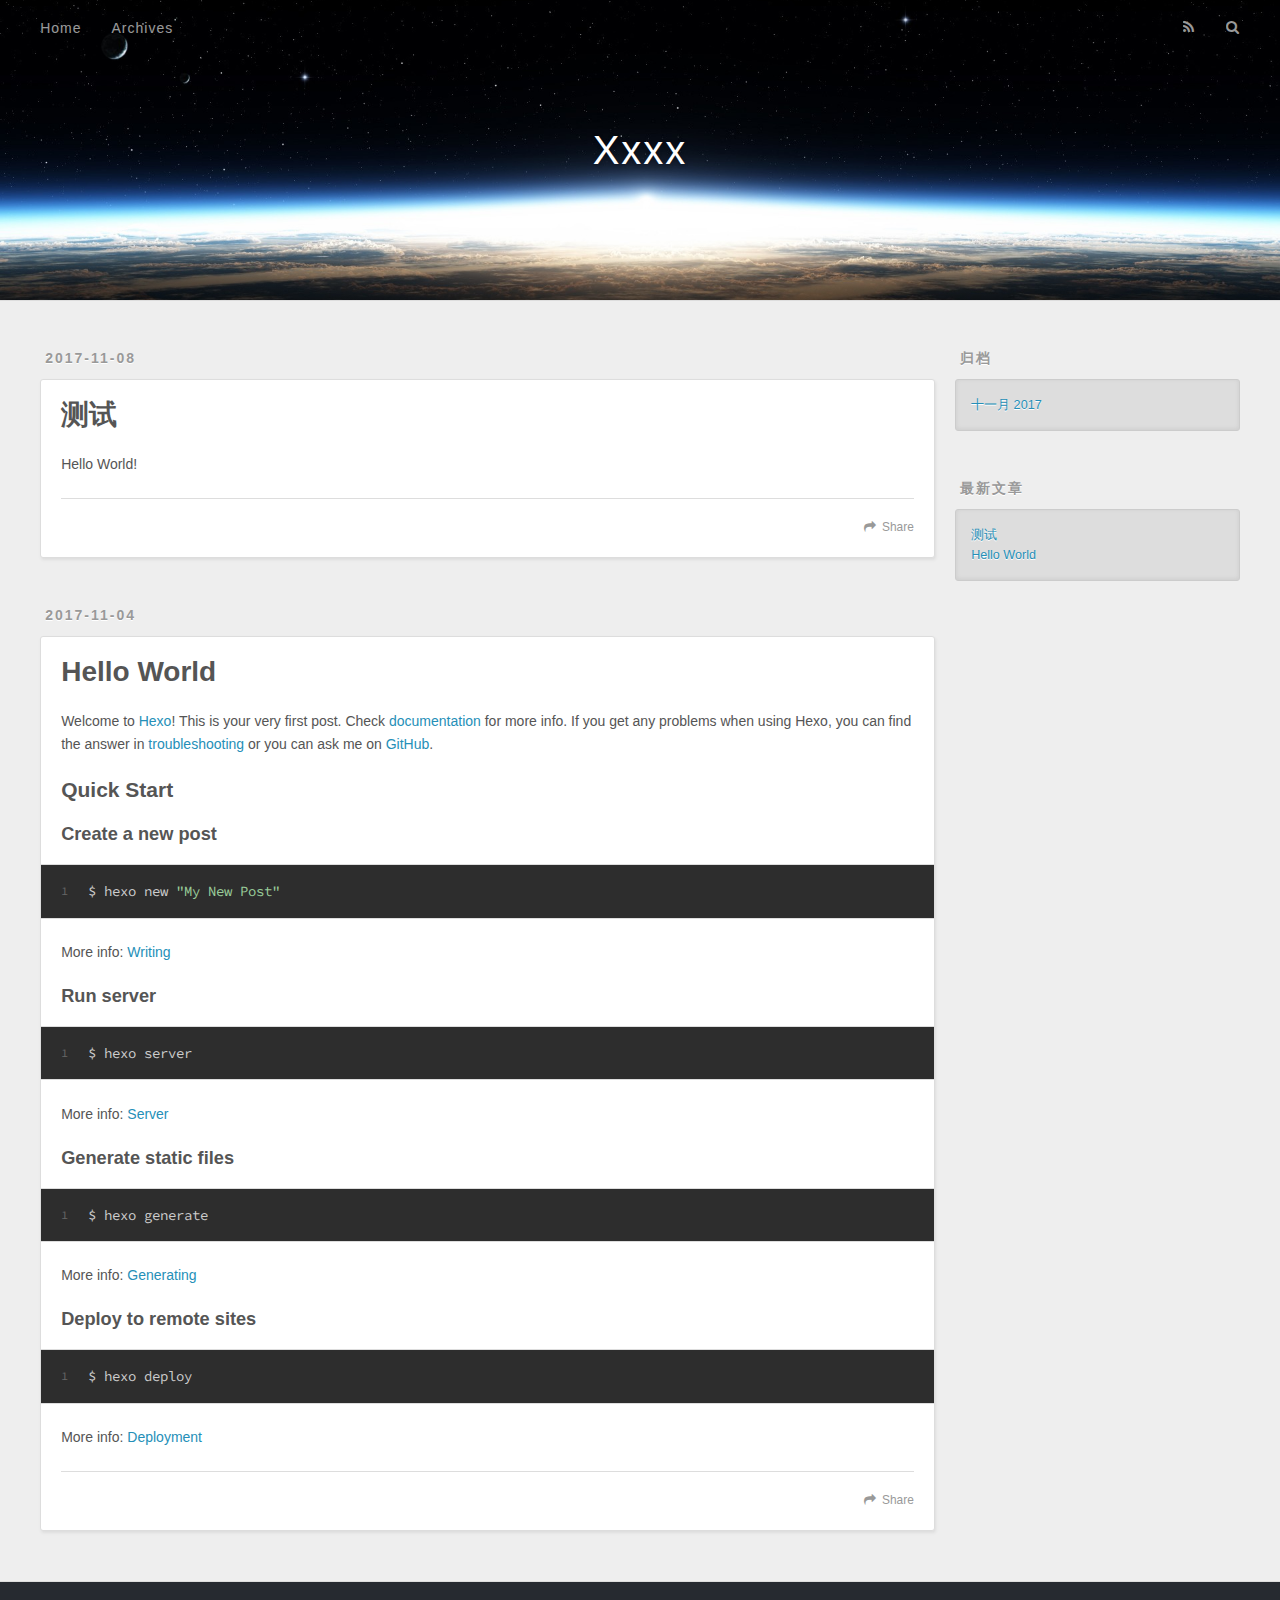
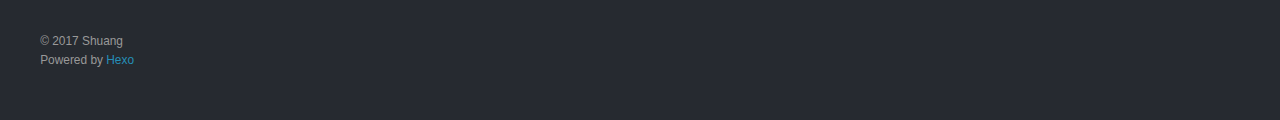
<file: index.html>
<!DOCTYPE html>
<html>
<head>
  <meta charset="utf-8">
  
  <title>Xxxx</title>
  <meta name="viewport" content="width=device-width, initial-scale=1, maximum-scale=1">
  <meta property="og:type" content="website">
<meta property="og:title" content="Xxxx">
<meta property="og:url" content="http://shuang.com/index.html">
<meta property="og:site_name" content="Xxxx">
<meta property="og:locale" content="zh-CN">
<meta name="twitter:card" content="summary">
<meta name="twitter:title" content="Xxxx">
  
    <link rel="alternate" href="/atom.xml" title="Xxxx" type="application/atom+xml">
  
  
    <link rel="icon" href="/favicon.png">
  
  
    <link href="//fonts.googleapis.com/css?family=Source+Code+Pro" rel="stylesheet" type="text/css">
  
  <link rel="stylesheet" href="/css/style.css">
  

</head>

<body>
  <div id="container">
    <div id="wrap">
      <header id="header">
  <div id="banner"></div>
  <div id="header-outer" class="outer">
    <div id="header-title" class="inner">
      <h1 id="logo-wrap">
        <a href="/" id="logo">Xxxx</a>
      </h1>
      
    </div>
    <div id="header-inner" class="inner">
      <nav id="main-nav">
        <a id="main-nav-toggle" class="nav-icon"></a>
        
          <a class="main-nav-link" href="/">Home</a>
        
          <a class="main-nav-link" href="/archives">Archives</a>
        
      </nav>
      <nav id="sub-nav">
        
          <a id="nav-rss-link" class="nav-icon" href="/atom.xml" title="RSS Feed"></a>
        
        <a id="nav-search-btn" class="nav-icon" title="搜索"></a>
      </nav>
      <div id="search-form-wrap">
        <form action="//google.com/search" method="get" accept-charset="UTF-8" class="search-form"><input type="search" name="q" class="search-form-input" placeholder="Search"><button type="submit" class="search-form-submit">&#xF002;</button><input type="hidden" name="sitesearch" value="http://shuang.com"></form>
      </div>
    </div>
  </div>
</header>
      <div class="outer">
        <section id="main">
  
    <article id="post-测试" class="article article-type-post" itemscope itemprop="blogPost">
  <div class="article-meta">
    <a href="/2017/11/08/测试/" class="article-date">
  <time datetime="2017-11-08T07:00:50.000Z" itemprop="datePublished">2017-11-08</time>
</a>
    
  </div>
  <div class="article-inner">
    
    
      <header class="article-header">
        
  
    <h1 itemprop="name">
      <a class="article-title" href="/2017/11/08/测试/">测试</a>
    </h1>
  

      </header>
    
    <div class="article-entry" itemprop="articleBody">
      
        <p>Hello World!</p>

      
    </div>
    <footer class="article-footer">
      <a data-url="http://shuang.com/2017/11/08/测试/" data-id="cj9qqjfvs0001vwuagg0bfxra" class="article-share-link">Share</a>
      
      
    </footer>
  </div>
  
</article>


  
    <article id="post-hello-world" class="article article-type-post" itemscope itemprop="blogPost">
  <div class="article-meta">
    <a href="/2017/11/04/hello-world/" class="article-date">
  <time datetime="2017-11-04T12:29:25.251Z" itemprop="datePublished">2017-11-04</time>
</a>
    
  </div>
  <div class="article-inner">
    
    
      <header class="article-header">
        
  
    <h1 itemprop="name">
      <a class="article-title" href="/2017/11/04/hello-world/">Hello World</a>
    </h1>
  

      </header>
    
    <div class="article-entry" itemprop="articleBody">
      
        <p>Welcome to <a href="https://hexo.io/" target="_blank" rel="external">Hexo</a>! This is your very first post. Check <a href="https://hexo.io/docs/" target="_blank" rel="external">documentation</a> for more info. If you get any problems when using Hexo, you can find the answer in <a href="https://hexo.io/docs/troubleshooting.html" target="_blank" rel="external">troubleshooting</a> or you can ask me on <a href="https://github.com/hexojs/hexo/issues" target="_blank" rel="external">GitHub</a>.</p>
<h2 id="Quick-Start"><a href="#Quick-Start" class="headerlink" title="Quick Start"></a>Quick Start</h2><h3 id="Create-a-new-post"><a href="#Create-a-new-post" class="headerlink" title="Create a new post"></a>Create a new post</h3><figure class="highlight bash"><table><tr><td class="gutter"><pre><div class="line">1</div></pre></td><td class="code"><pre><div class="line">$ hexo new <span class="string">"My New Post"</span></div></pre></td></tr></table></figure>
<p>More info: <a href="https://hexo.io/docs/writing.html" target="_blank" rel="external">Writing</a></p>
<h3 id="Run-server"><a href="#Run-server" class="headerlink" title="Run server"></a>Run server</h3><figure class="highlight bash"><table><tr><td class="gutter"><pre><div class="line">1</div></pre></td><td class="code"><pre><div class="line">$ hexo server</div></pre></td></tr></table></figure>
<p>More info: <a href="https://hexo.io/docs/server.html" target="_blank" rel="external">Server</a></p>
<h3 id="Generate-static-files"><a href="#Generate-static-files" class="headerlink" title="Generate static files"></a>Generate static files</h3><figure class="highlight bash"><table><tr><td class="gutter"><pre><div class="line">1</div></pre></td><td class="code"><pre><div class="line">$ hexo generate</div></pre></td></tr></table></figure>
<p>More info: <a href="https://hexo.io/docs/generating.html" target="_blank" rel="external">Generating</a></p>
<h3 id="Deploy-to-remote-sites"><a href="#Deploy-to-remote-sites" class="headerlink" title="Deploy to remote sites"></a>Deploy to remote sites</h3><figure class="highlight bash"><table><tr><td class="gutter"><pre><div class="line">1</div></pre></td><td class="code"><pre><div class="line">$ hexo deploy</div></pre></td></tr></table></figure>
<p>More info: <a href="https://hexo.io/docs/deployment.html" target="_blank" rel="external">Deployment</a></p>

      
    </div>
    <footer class="article-footer">
      <a data-url="http://shuang.com/2017/11/04/hello-world/" data-id="cj9qqjfvo0000vwuatxkh84qz" class="article-share-link">Share</a>
      
      
    </footer>
  </div>
  
</article>


  

</section>
        
          <aside id="sidebar">
  
    

  
    

  
    
  
    
  <div class="widget-wrap">
    <h3 class="widget-title">归档</h3>
    <div class="widget">
      <ul class="archive-list"><li class="archive-list-item"><a class="archive-list-link" href="/archives/2017/11/">十一月 2017</a></li></ul>
    </div>
  </div>


  
    
  <div class="widget-wrap">
    <h3 class="widget-title">最新文章</h3>
    <div class="widget">
      <ul>
        
          <li>
            <a href="/2017/11/08/测试/">测试</a>
          </li>
        
          <li>
            <a href="/2017/11/04/hello-world/">Hello World</a>
          </li>
        
      </ul>
    </div>
  </div>

  
</aside>
        
      </div>
      <footer id="footer">
  
  <div class="outer">
    <div id="footer-info" class="inner">
      &copy; 2017 Shuang<br>
      Powered by <a href="http://hexo.io/" target="_blank">Hexo</a>
    </div>
  </div>
</footer>
    </div>
    <nav id="mobile-nav">
  
    <a href="/" class="mobile-nav-link">Home</a>
  
    <a href="/archives" class="mobile-nav-link">Archives</a>
  
</nav>
    

<script src="//ajax.googleapis.com/ajax/libs/jquery/2.0.3/jquery.min.js"></script>


  <link rel="stylesheet" href="/fancybox/jquery.fancybox.css">
  <script src="/fancybox/jquery.fancybox.pack.js"></script>


<script src="/js/script.js"></script>

  </div>
</body>
</html>
</file>
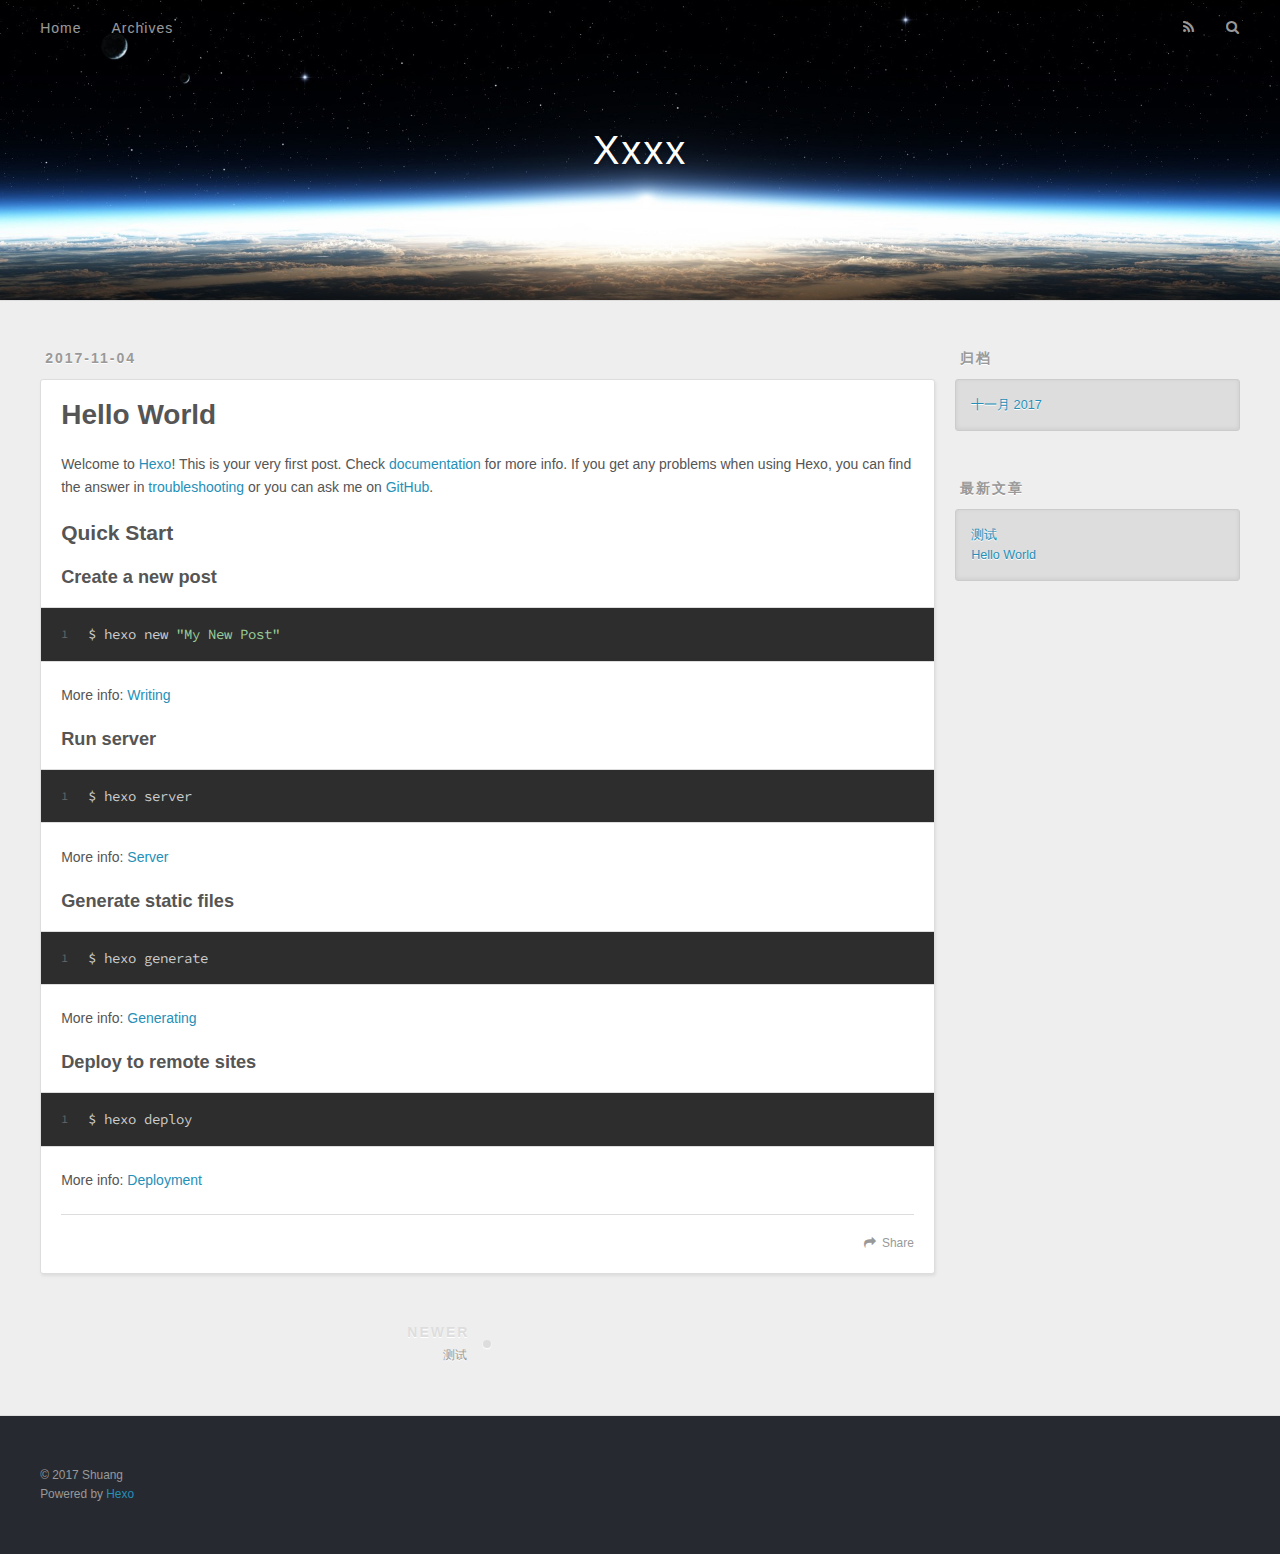
<file: 2017/11/04/hello-world/index.html>
<!DOCTYPE html>
<html>
<head>
  <meta charset="utf-8">
  
  <title>Hello World | Xxxx</title>
  <meta name="viewport" content="width=device-width, initial-scale=1, maximum-scale=1">
  <meta name="description" content="Welcome to Hexo! This is your very first post. Check documentation for more info. If you get any problems when using Hexo, you can find the answer in troubleshooting or you can ask me on GitHub. Quick">
<meta property="og:type" content="article">
<meta property="og:title" content="Hello World">
<meta property="og:url" content="http://shuang.com/2017/11/04/hello-world/index.html">
<meta property="og:site_name" content="Xxxx">
<meta property="og:description" content="Welcome to Hexo! This is your very first post. Check documentation for more info. If you get any problems when using Hexo, you can find the answer in troubleshooting or you can ask me on GitHub. Quick">
<meta property="og:locale" content="zh-CN">
<meta property="og:updated_time" content="2017-11-04T12:29:25.260Z">
<meta name="twitter:card" content="summary">
<meta name="twitter:title" content="Hello World">
<meta name="twitter:description" content="Welcome to Hexo! This is your very first post. Check documentation for more info. If you get any problems when using Hexo, you can find the answer in troubleshooting or you can ask me on GitHub. Quick">
  
    <link rel="alternate" href="/atom.xml" title="Xxxx" type="application/atom+xml">
  
  
    <link rel="icon" href="/favicon.png">
  
  
    <link href="//fonts.googleapis.com/css?family=Source+Code+Pro" rel="stylesheet" type="text/css">
  
  <link rel="stylesheet" href="/css/style.css">
  

</head>

<body>
  <div id="container">
    <div id="wrap">
      <header id="header">
  <div id="banner"></div>
  <div id="header-outer" class="outer">
    <div id="header-title" class="inner">
      <h1 id="logo-wrap">
        <a href="/" id="logo">Xxxx</a>
      </h1>
      
    </div>
    <div id="header-inner" class="inner">
      <nav id="main-nav">
        <a id="main-nav-toggle" class="nav-icon"></a>
        
          <a class="main-nav-link" href="/">Home</a>
        
          <a class="main-nav-link" href="/archives">Archives</a>
        
      </nav>
      <nav id="sub-nav">
        
          <a id="nav-rss-link" class="nav-icon" href="/atom.xml" title="RSS Feed"></a>
        
        <a id="nav-search-btn" class="nav-icon" title="搜索"></a>
      </nav>
      <div id="search-form-wrap">
        <form action="//google.com/search" method="get" accept-charset="UTF-8" class="search-form"><input type="search" name="q" class="search-form-input" placeholder="Search"><button type="submit" class="search-form-submit">&#xF002;</button><input type="hidden" name="sitesearch" value="http://shuang.com"></form>
      </div>
    </div>
  </div>
</header>
      <div class="outer">
        <section id="main"><article id="post-hello-world" class="article article-type-post" itemscope itemprop="blogPost">
  <div class="article-meta">
    <a href="/2017/11/04/hello-world/" class="article-date">
  <time datetime="2017-11-04T12:29:25.251Z" itemprop="datePublished">2017-11-04</time>
</a>
    
  </div>
  <div class="article-inner">
    
    
      <header class="article-header">
        
  
    <h1 class="article-title" itemprop="name">
      Hello World
    </h1>
  

      </header>
    
    <div class="article-entry" itemprop="articleBody">
      
        <p>Welcome to <a href="https://hexo.io/" target="_blank" rel="external">Hexo</a>! This is your very first post. Check <a href="https://hexo.io/docs/" target="_blank" rel="external">documentation</a> for more info. If you get any problems when using Hexo, you can find the answer in <a href="https://hexo.io/docs/troubleshooting.html" target="_blank" rel="external">troubleshooting</a> or you can ask me on <a href="https://github.com/hexojs/hexo/issues" target="_blank" rel="external">GitHub</a>.</p>
<h2 id="Quick-Start"><a href="#Quick-Start" class="headerlink" title="Quick Start"></a>Quick Start</h2><h3 id="Create-a-new-post"><a href="#Create-a-new-post" class="headerlink" title="Create a new post"></a>Create a new post</h3><figure class="highlight bash"><table><tr><td class="gutter"><pre><div class="line">1</div></pre></td><td class="code"><pre><div class="line">$ hexo new <span class="string">"My New Post"</span></div></pre></td></tr></table></figure>
<p>More info: <a href="https://hexo.io/docs/writing.html" target="_blank" rel="external">Writing</a></p>
<h3 id="Run-server"><a href="#Run-server" class="headerlink" title="Run server"></a>Run server</h3><figure class="highlight bash"><table><tr><td class="gutter"><pre><div class="line">1</div></pre></td><td class="code"><pre><div class="line">$ hexo server</div></pre></td></tr></table></figure>
<p>More info: <a href="https://hexo.io/docs/server.html" target="_blank" rel="external">Server</a></p>
<h3 id="Generate-static-files"><a href="#Generate-static-files" class="headerlink" title="Generate static files"></a>Generate static files</h3><figure class="highlight bash"><table><tr><td class="gutter"><pre><div class="line">1</div></pre></td><td class="code"><pre><div class="line">$ hexo generate</div></pre></td></tr></table></figure>
<p>More info: <a href="https://hexo.io/docs/generating.html" target="_blank" rel="external">Generating</a></p>
<h3 id="Deploy-to-remote-sites"><a href="#Deploy-to-remote-sites" class="headerlink" title="Deploy to remote sites"></a>Deploy to remote sites</h3><figure class="highlight bash"><table><tr><td class="gutter"><pre><div class="line">1</div></pre></td><td class="code"><pre><div class="line">$ hexo deploy</div></pre></td></tr></table></figure>
<p>More info: <a href="https://hexo.io/docs/deployment.html" target="_blank" rel="external">Deployment</a></p>

      
    </div>
    <footer class="article-footer">
      <a data-url="http://shuang.com/2017/11/04/hello-world/" data-id="cj9qqjfvo0000vwuatxkh84qz" class="article-share-link">Share</a>
      
      
    </footer>
  </div>
  
    
<nav id="article-nav">
  
    <a href="/2017/11/08/测试/" id="article-nav-newer" class="article-nav-link-wrap">
      <strong class="article-nav-caption">Newer</strong>
      <div class="article-nav-title">
        
          测试
        
      </div>
    </a>
  
  
</nav>

  
</article>

</section>
        
          <aside id="sidebar">
  
    

  
    

  
    
  
    
  <div class="widget-wrap">
    <h3 class="widget-title">归档</h3>
    <div class="widget">
      <ul class="archive-list"><li class="archive-list-item"><a class="archive-list-link" href="/archives/2017/11/">十一月 2017</a></li></ul>
    </div>
  </div>


  
    
  <div class="widget-wrap">
    <h3 class="widget-title">最新文章</h3>
    <div class="widget">
      <ul>
        
          <li>
            <a href="/2017/11/08/测试/">测试</a>
          </li>
        
          <li>
            <a href="/2017/11/04/hello-world/">Hello World</a>
          </li>
        
      </ul>
    </div>
  </div>

  
</aside>
        
      </div>
      <footer id="footer">
  
  <div class="outer">
    <div id="footer-info" class="inner">
      &copy; 2017 Shuang<br>
      Powered by <a href="http://hexo.io/" target="_blank">Hexo</a>
    </div>
  </div>
</footer>
    </div>
    <nav id="mobile-nav">
  
    <a href="/" class="mobile-nav-link">Home</a>
  
    <a href="/archives" class="mobile-nav-link">Archives</a>
  
</nav>
    

<script src="//ajax.googleapis.com/ajax/libs/jquery/2.0.3/jquery.min.js"></script>


  <link rel="stylesheet" href="/fancybox/jquery.fancybox.css">
  <script src="/fancybox/jquery.fancybox.pack.js"></script>


<script src="/js/script.js"></script>

  </div>
</body>
</html>
</file>
<file: css/style.css>
body {
  width: 100%;
}
body:before,
body:after {
  content: "";
  display: table;
}
body:after {
  clear: both;
}
html,
body,
div,
span,
applet,
object,
iframe,
h1,
h2,
h3,
h4,
h5,
h6,
p,
blockquote,
pre,
a,
abbr,
acronym,
address,
big,
cite,
code,
del,
dfn,
em,
img,
ins,
kbd,
q,
s,
samp,
small,
strike,
strong,
sub,
sup,
tt,
var,
dl,
dt,
dd,
ol,
ul,
li,
fieldset,
form,
label,
legend,
table,
caption,
tbody,
tfoot,
thead,
tr,
th,
td {
  margin: 0;
  padding: 0;
  border: 0;
  outline: 0;
  font-weight: inherit;
  font-style: inherit;
  font-family: inherit;
  font-size: 100%;
  vertical-align: baseline;
}
body {
  line-height: 1;
  color: #000;
  background: #fff;
}
ol,
ul {
  list-style: none;
}
table {
  border-collapse: separate;
  border-spacing: 0;
  vertical-align: middle;
}
caption,
th,
td {
  text-align: left;
  font-weight: normal;
  vertical-align: middle;
}
a img {
  border: none;
}
input,
button {
  margin: 0;
  padding: 0;
}
input::-moz-focus-inner,
button::-moz-focus-inner {
  border: 0;
  padding: 0;
}
@font-face {
  font-family: FontAwesome;
  font-style: normal;
  font-weight: normal;
  src: url("fonts/fontawesome-webfont.eot?v=#4.0.3");
  src: url("fonts/fontawesome-webfont.eot?#iefix&v=#4.0.3") format("embedded-opentype"), url("fonts/fontawesome-webfont.woff?v=#4.0.3") format("woff"), url("fonts/fontawesome-webfont.ttf?v=#4.0.3") format("truetype"), url("fonts/fontawesome-webfont.svg#fontawesomeregular?v=#4.0.3") format("svg");
}
html,
body,
#container {
  height: 100%;
}
body {
  background: #eee;
  font: 14px "Helvetica Neue", Helvetica, Arial, sans-serif;
  -webkit-text-size-adjust: 100%;
}
.outer {
  max-width: 1220px;
  margin: 0 auto;
  padding: 0 20px;
}
.outer:before,
.outer:after {
  content: "";
  display: table;
}
.outer:after {
  clear: both;
}
.inner {
  display: inline;
  float: left;
  width: 98.33333333333333%;
  margin: 0 0.833333333333333%;
}
.left,
.alignleft {
  float: left;
}
.right,
.alignright {
  float: right;
}
.clear {
  clear: both;
}
#container {
  position: relative;
}
.mobile-nav-on {
  overflow: hidden;
}
#wrap {
  height: 100%;
  width: 100%;
  position: absolute;
  top: 0;
  left: 0;
  -webkit-transition: 0.2s ease-out;
  -moz-transition: 0.2s ease-out;
  -ms-transition: 0.2s ease-out;
  transition: 0.2s ease-out;
  z-index: 1;
  background: #eee;
}
.mobile-nav-on #wrap {
  left: 280px;
}
@media screen and (min-width: 768px) {
  #main {
    display: inline;
    float: left;
    width: 73.33333333333333%;
    margin: 0 0.833333333333333%;
  }
}
.article-date,
.article-category-link,
.archive-year,
.widget-title {
  text-decoration: none;
  text-transform: uppercase;
  letter-spacing: 2px;
  color: #999;
  margin-bottom: 1em;
  margin-left: 5px;
  line-height: 1em;
  text-shadow: 0 1px #fff;
  font-weight: bold;
}
.article-inner,
.archive-article-inner {
  background: #fff;
  -webkit-box-shadow: 1px 2px 3px #ddd;
  box-shadow: 1px 2px 3px #ddd;
  border: 1px solid #ddd;
  border-radius: 3px;
}
.article-entry h1,
.widget h1 {
  font-size: 2em;
}
.article-entry h2,
.widget h2 {
  font-size: 1.5em;
}
.article-entry h3,
.widget h3 {
  font-size: 1.3em;
}
.article-entry h4,
.widget h4 {
  font-size: 1.2em;
}
.article-entry h5,
.widget h5 {
  font-size: 1em;
}
.article-entry h6,
.widget h6 {
  font-size: 1em;
  color: #999;
}
.article-entry hr,
.widget hr {
  border: 1px dashed #ddd;
}
.article-entry strong,
.widget strong {
  font-weight: bold;
}
.article-entry em,
.widget em,
.article-entry cite,
.widget cite {
  font-style: italic;
}
.article-entry sup,
.widget sup,
.article-entry sub,
.widget sub {
  font-size: 0.75em;
  line-height: 0;
  position: relative;
  vertical-align: baseline;
}
.article-entry sup,
.widget sup {
  top: -0.5em;
}
.article-entry sub,
.widget sub {
  bottom: -0.2em;
}
.article-entry small,
.widget small {
  font-size: 0.85em;
}
.article-entry acronym,
.widget acronym,
.article-entry abbr,
.widget abbr {
  border-bottom: 1px dotted;
}
.article-entry ul,
.widget ul,
.article-entry ol,
.widget ol,
.article-entry dl,
.widget dl {
  margin: 0 20px;
  line-height: 1.6em;
}
.article-entry ul ul,
.widget ul ul,
.article-entry ol ul,
.widget ol ul,
.article-entry ul ol,
.widget ul ol,
.article-entry ol ol,
.widget ol ol {
  margin-top: 0;
  margin-bottom: 0;
}
.article-entry ul,
.widget ul {
  list-style: disc;
}
.article-entry ol,
.widget ol {
  list-style: decimal;
}
.article-entry dt,
.widget dt {
  font-weight: bold;
}
#header {
  height: 300px;
  position: relative;
  border-bottom: 1px solid #ddd;
}
#header:before,
#header:after {
  content: "";
  position: absolute;
  left: 0;
  right: 0;
  height: 40px;
}
#header:before {
  top: 0;
  background: -webkit-linear-gradient(rgba(0,0,0,0.2), transparent);
  background: -moz-linear-gradient(rgba(0,0,0,0.2), transparent);
  background: -ms-linear-gradient(rgba(0,0,0,0.2), transparent);
  background: linear-gradient(rgba(0,0,0,0.2), transparent);
}
#header:after {
  bottom: 0;
  background: -webkit-linear-gradient(transparent, rgba(0,0,0,0.2));
  background: -moz-linear-gradient(transparent, rgba(0,0,0,0.2));
  background: -ms-linear-gradient(transparent, rgba(0,0,0,0.2));
  background: linear-gradient(transparent, rgba(0,0,0,0.2));
}
#header-outer {
  height: 100%;
  position: relative;
}
#header-inner {
  position: relative;
  overflow: hidden;
}
#banner {
  position: absolute;
  top: 0;
  left: 0;
  width: 100%;
  height: 100%;
  background: url("images/banner.jpg") center #000;
  -webkit-background-size: cover;
  -moz-background-size: cover;
  background-size: cover;
  z-index: -1;
}
#header-title {
  text-align: center;
  height: 40px;
  position: absolute;
  top: 50%;
  left: 0;
  margin-top: -20px;
}
#logo,
#subtitle {
  text-decoration: none;
  color: #fff;
  font-weight: 300;
  text-shadow: 0 1px 4px rgba(0,0,0,0.3);
}
#logo {
  font-size: 40px;
  line-height: 40px;
  letter-spacing: 2px;
}
#subtitle {
  font-size: 16px;
  line-height: 16px;
  letter-spacing: 1px;
}
#subtitle-wrap {
  margin-top: 16px;
}
#main-nav {
  float: left;
  margin-left: -15px;
}
.nav-icon,
.main-nav-link {
  float: left;
  color: #fff;
  opacity: 0.6;
  text-decoration: none;
  text-shadow: 0 1px rgba(0,0,0,0.2);
  -webkit-transition: opacity 0.2s;
  -moz-transition: opacity 0.2s;
  -ms-transition: opacity 0.2s;
  transition: opacity 0.2s;
  display: block;
  padding: 20px 15px;
}
.nav-icon:hover,
.main-nav-link:hover {
  opacity: 1;
}
.nav-icon {
  font-family: FontAwesome;
  text-align: center;
  font-size: 14px;
  width: 14px;
  height: 14px;
  padding: 20px 15px;
  position: relative;
  cursor: pointer;
}
.main-nav-link {
  font-weight: 300;
  letter-spacing: 1px;
}
@media screen and (max-width: 479px) {
  .main-nav-link {
    display: none;
  }
}
#main-nav-toggle {
  display: none;
}
#main-nav-toggle:before {
  content: "\f0c9";
}
@media screen and (max-width: 479px) {
  #main-nav-toggle {
    display: block;
  }
}
#sub-nav {
  float: right;
  margin-right: -15px;
}
#nav-rss-link:before {
  content: "\f09e";
}
#nav-search-btn:before {
  content: "\f002";
}
#search-form-wrap {
  position: absolute;
  top: 15px;
  width: 150px;
  height: 30px;
  right: -150px;
  opacity: 0;
  -webkit-transition: 0.2s ease-out;
  -moz-transition: 0.2s ease-out;
  -ms-transition: 0.2s ease-out;
  transition: 0.2s ease-out;
}
#search-form-wrap.on {
  opacity: 1;
  right: 0;
}
@media screen and (max-width: 479px) {
  #search-form-wrap {
    width: 100%;
    right: -100%;
  }
}
.search-form {
  position: absolute;
  top: 0;
  left: 0;
  right: 0;
  background: #fff;
  padding: 5px 15px;
  border-radius: 15px;
  -webkit-box-shadow: 0 0 10px rgba(0,0,0,0.3);
  box-shadow: 0 0 10px rgba(0,0,0,0.3);
}
.search-form-input {
  border: none;
  background: none;
  color: #555;
  width: 100%;
  font: 13px "Helvetica Neue", Helvetica, Arial, sans-serif;
  outline: none;
}
.search-form-input::-webkit-search-results-decoration,
.search-form-input::-webkit-search-cancel-button {
  -webkit-appearance: none;
}
.search-form-submit {
  position: absolute;
  top: 50%;
  right: 10px;
  margin-top: -7px;
  font: 13px FontAwesome;
  border: none;
  background: none;
  color: #bbb;
  cursor: pointer;
}
.search-form-submit:hover,
.search-form-submit:focus {
  color: #777;
}
.article {
  margin: 50px 0;
}
.article-inner {
  overflow: hidden;
}
.article-meta:before,
.article-meta:after {
  content: "";
  display: table;
}
.article-meta:after {
  clear: both;
}
.article-date {
  float: left;
}
.article-category {
  float: left;
  line-height: 1em;
  color: #ccc;
  text-shadow: 0 1px #fff;
  margin-left: 8px;
}
.article-category:before {
  content: "\2022";
}
.article-category-link {
  margin: 0 12px 1em;
}
.article-header {
  padding: 20px 20px 0;
}
.article-title {
  text-decoration: none;
  font-size: 2em;
  font-weight: bold;
  color: #555;
  line-height: 1.1em;
  -webkit-transition: color 0.2s;
  -moz-transition: color 0.2s;
  -ms-transition: color 0.2s;
  transition: color 0.2s;
}
a.article-title:hover {
  color: #258fb8;
}
.article-entry {
  color: #555;
  padding: 0 20px;
}
.article-entry:before,
.article-entry:after {
  content: "";
  display: table;
}
.article-entry:after {
  clear: both;
}
.article-entry p,
.article-entry table {
  line-height: 1.6em;
  margin: 1.6em 0;
}
.article-entry h1,
.article-entry h2,
.article-entry h3,
.article-entry h4,
.article-entry h5,
.article-entry h6 {
  font-weight: bold;
}
.article-entry h1,
.article-entry h2,
.article-entry h3,
.article-entry h4,
.article-entry h5,
.article-entry h6 {
  line-height: 1.1em;
  margin: 1.1em 0;
}
.article-entry a {
  color: #258fb8;
  text-decoration: none;
}
.article-entry a:hover {
  text-decoration: underline;
}
.article-entry ul,
.article-entry ol,
.article-entry dl {
  margin-top: 1.6em;
  margin-bottom: 1.6em;
}
.article-entry img,
.article-entry video {
  max-width: 100%;
  height: auto;
  display: block;
  margin: auto;
}
.article-entry iframe {
  border: none;
}
.article-entry table {
  width: 100%;
  border-collapse: collapse;
  border-spacing: 0;
}
.article-entry th {
  font-weight: bold;
  border-bottom: 3px solid #ddd;
  padding-bottom: 0.5em;
}
.article-entry td {
  border-bottom: 1px solid #ddd;
  padding: 10px 0;
}
.article-entry blockquote {
  font-family: Georgia, "Times New Roman", serif;
  font-size: 1.4em;
  margin: 1.6em 20px;
  text-align: center;
}
.article-entry blockquote footer {
  font-size: 14px;
  margin: 1.6em 0;
  font-family: "Helvetica Neue", Helvetica, Arial, sans-serif;
}
.article-entry blockquote footer cite:before {
  content: "—";
  padding: 0 0.5em;
}
.article-entry .pullquote {
  text-align: left;
  width: 45%;
  margin: 0;
}
.article-entry .pullquote.left {
  margin-left: 0.5em;
  margin-right: 1em;
}
.article-entry .pullquote.right {
  margin-right: 0.5em;
  margin-left: 1em;
}
.article-entry .caption {
  color: #999;
  display: block;
  font-size: 0.9em;
  margin-top: 0.5em;
  position: relative;
  text-align: center;
}
.article-entry .video-container {
  position: relative;
  padding-top: 56.25%;
  height: 0;
  overflow: hidden;
}
.article-entry .video-container iframe,
.article-entry .video-container object,
.article-entry .video-container embed {
  position: absolute;
  top: 0;
  left: 0;
  width: 100%;
  height: 100%;
  margin-top: 0;
}
.article-more-link a {
  display: inline-block;
  line-height: 1em;
  padding: 6px 15px;
  border-radius: 15px;
  background: #eee;
  color: #999;
  text-shadow: 0 1px #fff;
  text-decoration: none;
}
.article-more-link a:hover {
  background: #258fb8;
  color: #fff;
  text-decoration: none;
  text-shadow: 0 1px #1e7293;
}
.article-footer {
  font-size: 0.85em;
  line-height: 1.6em;
  border-top: 1px solid #ddd;
  padding-top: 1.6em;
  margin: 0 20px 20px;
}
.article-footer:before,
.article-footer:after {
  content: "";
  display: table;
}
.article-footer:after {
  clear: both;
}
.article-footer a {
  color: #999;
  text-decoration: none;
}
.article-footer a:hover {
  color: #555;
}
.article-tag-list-item {
  float: left;
  margin-right: 10px;
}
.article-tag-list-link:before {
  content: "#";
}
.article-comment-link {
  float: right;
}
.article-comment-link:before {
  content: "\f075";
  font-family: FontAwesome;
  padding-right: 8px;
}
.article-share-link {
  cursor: pointer;
  float: right;
  margin-left: 20px;
}
.article-share-link:before {
  content: "\f064";
  font-family: FontAwesome;
  padding-right: 6px;
}
#article-nav {
  position: relative;
}
#article-nav:before,
#article-nav:after {
  content: "";
  display: table;
}
#article-nav:after {
  clear: both;
}
@media screen and (min-width: 768px) {
  #article-nav {
    margin: 50px 0;
  }
  #article-nav:before {
    width: 8px;
    height: 8px;
    position: absolute;
    top: 50%;
    left: 50%;
    margin-top: -4px;
    margin-left: -4px;
    content: "";
    border-radius: 50%;
    background: #ddd;
    -webkit-box-shadow: 0 1px 2px #fff;
    box-shadow: 0 1px 2px #fff;
  }
}
.article-nav-link-wrap {
  text-decoration: none;
  text-shadow: 0 1px #fff;
  color: #999;
  -webkit-box-sizing: border-box;
  -moz-box-sizing: border-box;
  box-sizing: border-box;
  margin-top: 50px;
  text-align: center;
  display: block;
}
.article-nav-link-wrap:hover {
  color: #555;
}
@media screen and (min-width: 768px) {
  .article-nav-link-wrap {
    width: 50%;
    margin-top: 0;
  }
}
@media screen and (min-width: 768px) {
  #article-nav-newer {
    float: left;
    text-align: right;
    padding-right: 20px;
  }
}
@media screen and (min-width: 768px) {
  #article-nav-older {
    float: right;
    text-align: left;
    padding-left: 20px;
  }
}
.article-nav-caption {
  text-transform: uppercase;
  letter-spacing: 2px;
  color: #ddd;
  line-height: 1em;
  font-weight: bold;
}
#article-nav-newer .article-nav-caption {
  margin-right: -2px;
}
.article-nav-title {
  font-size: 0.85em;
  line-height: 1.6em;
  margin-top: 0.5em;
}
.article-share-box {
  position: absolute;
  display: none;
  background: #fff;
  -webkit-box-shadow: 1px 2px 10px rgba(0,0,0,0.2);
  box-shadow: 1px 2px 10px rgba(0,0,0,0.2);
  border-radius: 3px;
  margin-left: -145px;
  overflow: hidden;
  z-index: 1;
}
.article-share-box.on {
  display: block;
}
.article-share-input {
  width: 100%;
  background: none;
  -webkit-box-sizing: border-box;
  -moz-box-sizing: border-box;
  box-sizing: border-box;
  font: 14px "Helvetica Neue", Helvetica, Arial, sans-serif;
  padding: 0 15px;
  color: #555;
  outline: none;
  border: 1px solid #ddd;
  border-radius: 3px 3px 0 0;
  height: 36px;
  line-height: 36px;
}
.article-share-links {
  background: #eee;
}
.article-share-links:before,
.article-share-links:after {
  content: "";
  display: table;
}
.article-share-links:after {
  clear: both;
}
.article-share-twitter,
.article-share-facebook,
.article-share-pinterest,
.article-share-google {
  width: 50px;
  height: 36px;
  display: block;
  float: left;
  position: relative;
  color: #999;
  text-shadow: 0 1px #fff;
}
.article-share-twitter:before,
.article-share-facebook:before,
.article-share-pinterest:before,
.article-share-google:before {
  font-size: 20px;
  font-family: FontAwesome;
  width: 20px;
  height: 20px;
  position: absolute;
  top: 50%;
  left: 50%;
  margin-top: -10px;
  margin-left: -10px;
  text-align: center;
}
.article-share-twitter:hover,
.article-share-facebook:hover,
.article-share-pinterest:hover,
.article-share-google:hover {
  color: #fff;
}
.article-share-twitter:before {
  content: "\f099";
}
.article-share-twitter:hover {
  background: #00aced;
  text-shadow: 0 1px #008abe;
}
.article-share-facebook:before {
  content: "\f09a";
}
.article-share-facebook:hover {
  background: #3b5998;
  text-shadow: 0 1px #2f477a;
}
.article-share-pinterest:before {
  content: "\f0d2";
}
.article-share-pinterest:hover {
  background: #cb2027;
  text-shadow: 0 1px #a21a1f;
}
.article-share-google:before {
  content: "\f0d5";
}
.article-share-google:hover {
  background: #dd4b39;
  text-shadow: 0 1px #be3221;
}
.article-gallery {
  background: #000;
  position: relative;
}
.article-gallery-photos {
  position: relative;
  overflow: hidden;
}
.article-gallery-img {
  display: none;
  max-width: 100%;
}
.article-gallery-img:first-child {
  display: block;
}
.article-gallery-img.loaded {
  position: absolute;
  display: block;
}
.article-gallery-img img {
  display: block;
  max-width: 100%;
  margin: 0 auto;
}
#comments {
  background: #fff;
  -webkit-box-shadow: 1px 2px 3px #ddd;
  box-shadow: 1px 2px 3px #ddd;
  padding: 20px;
  border: 1px solid #ddd;
  border-radius: 3px;
  margin: 50px 0;
}
#comments a {
  color: #258fb8;
}
.archives-wrap {
  margin: 50px 0;
}
.archives:before,
.archives:after {
  content: "";
  display: table;
}
.archives:after {
  clear: both;
}
.archive-year-wrap {
  margin-bottom: 1em;
}
.archives {
  -webkit-column-gap: 10px;
  -moz-column-gap: 10px;
  column-gap: 10px;
}
@media screen and (min-width: 480px) and (max-width: 767px) {
  .archives {
    -webkit-column-count: 2;
    -moz-column-count: 2;
    column-count: 2;
  }
}
@media screen and (min-width: 768px) {
  .archives {
    -webkit-column-count: 3;
    -moz-column-count: 3;
    column-count: 3;
  }
}
.archive-article {
  -webkit-column-break-inside: avoid;
  page-break-inside: avoid;
  overflow: hidden;
  break-inside: avoid-column;
}
.archive-article-inner {
  padding: 10px;
  margin-bottom: 15px;
}
.archive-article-title {
  text-decoration: none;
  font-weight: bold;
  color: #555;
  -webkit-transition: color 0.2s;
  -moz-transition: color 0.2s;
  -ms-transition: color 0.2s;
  transition: color 0.2s;
  line-height: 1.6em;
}
.archive-article-title:hover {
  color: #258fb8;
}
.archive-article-footer {
  margin-top: 1em;
}
.archive-article-date {
  color: #999;
  text-decoration: none;
  font-size: 0.85em;
  line-height: 1em;
  margin-bottom: 0.5em;
  display: block;
}
#page-nav {
  margin: 50px auto;
  background: #fff;
  -webkit-box-shadow: 1px 2px 3px #ddd;
  box-shadow: 1px 2px 3px #ddd;
  border: 1px solid #ddd;
  border-radius: 3px;
  text-align: center;
  color: #999;
  overflow: hidden;
}
#page-nav:before,
#page-nav:after {
  content: "";
  display: table;
}
#page-nav:after {
  clear: both;
}
#page-nav a,
#page-nav span {
  padding: 10px 20px;
  line-height: 1;
  height: 2ex;
}
#page-nav a {
  color: #999;
  text-decoration: none;
}
#page-nav a:hover {
  background: #999;
  color: #fff;
}
#page-nav .prev {
  float: left;
}
#page-nav .next {
  float: right;
}
#page-nav .page-number {
  display: inline-block;
}
@media screen and (max-width: 479px) {
  #page-nav .page-number {
    display: none;
  }
}
#page-nav .current {
  color: #555;
  font-weight: bold;
}
#page-nav .space {
  color: #ddd;
}
#footer {
  background: #262a30;
  padding: 50px 0;
  border-top: 1px solid #ddd;
  color: #999;
}
#footer a {
  color: #258fb8;
  text-decoration: none;
}
#footer a:hover {
  text-decoration: underline;
}
#footer-info {
  line-height: 1.6em;
  font-size: 0.85em;
}
.article-entry pre,
.article-entry .highlight {
  background: #2d2d2d;
  margin: 0 -20px;
  padding: 15px 20px;
  border-style: solid;
  border-color: #ddd;
  border-width: 1px 0;
  overflow: auto;
  color: #ccc;
  line-height: 22.400000000000002px;
}
.article-entry .highlight .gutter pre,
.article-entry .gist .gist-file .gist-data .line-numbers {
  color: #666;
  font-size: 0.85em;
}
.article-entry pre,
.article-entry code {
  font-family: "Source Code Pro", Consolas, Monaco, Menlo, Consolas, monospace;
}
.article-entry code {
  background: #eee;
  text-shadow: 0 1px #fff;
  padding: 0 0.3em;
}
.article-entry pre code {
  background: none;
  text-shadow: none;
  padding: 0;
}
.article-entry .highlight pre {
  border: none;
  margin: 0;
  padding: 0;
}
.article-entry .highlight table {
  margin: 0;
  width: auto;
}
.article-entry .highlight td {
  border: none;
  padding: 0;
}
.article-entry .highlight figcaption {
  font-size: 0.85em;
  color: #999;
  line-height: 1em;
  margin-bottom: 1em;
}
.article-entry .highlight figcaption:before,
.article-entry .highlight figcaption:after {
  content: "";
  display: table;
}
.article-entry .highlight figcaption:after {
  clear: both;
}
.article-entry .highlight figcaption a {
  float: right;
}
.article-entry .highlight .gutter pre {
  text-align: right;
  padding-right: 20px;
}
.article-entry .highlight .line {
  height: 22.400000000000002px;
}
.article-entry .highlight .line.marked {
  background: #515151;
}
.article-entry .gist {
  margin: 0 -20px;
  border-style: solid;
  border-color: #ddd;
  border-width: 1px 0;
  background: #2d2d2d;
  padding: 15px 20px 15px 0;
}
.article-entry .gist .gist-file {
  border: none;
  font-family: "Source Code Pro", Consolas, Monaco, Menlo, Consolas, monospace;
  margin: 0;
}
.article-entry .gist .gist-file .gist-data {
  background: none;
  border: none;
}
.article-entry .gist .gist-file .gist-data .line-numbers {
  background: none;
  border: none;
  padding: 0 20px 0 0;
}
.article-entry .gist .gist-file .gist-data .line-data {
  padding: 0 !important;
}
.article-entry .gist .gist-file .highlight {
  margin: 0;
  padding: 0;
  border: none;
}
.article-entry .gist .gist-file .gist-meta {
  background: #2d2d2d;
  color: #999;
  font: 0.85em "Helvetica Neue", Helvetica, Arial, sans-serif;
  text-shadow: 0 0;
  padding: 0;
  margin-top: 1em;
  margin-left: 20px;
}
.article-entry .gist .gist-file .gist-meta a {
  color: #258fb8;
  font-weight: normal;
}
.article-entry .gist .gist-file .gist-meta a:hover {
  text-decoration: underline;
}
pre .comment,
pre .title {
  color: #999;
}
pre .variable,
pre .attribute,
pre .tag,
pre .regexp,
pre .ruby .constant,
pre .xml .tag .title,
pre .xml .pi,
pre .xml .doctype,
pre .html .doctype,
pre .css .id,
pre .css .class,
pre .css .pseudo {
  color: #f2777a;
}
pre .number,
pre .preprocessor,
pre .built_in,
pre .literal,
pre .params,
pre .constant {
  color: #f99157;
}
pre .class,
pre .ruby .class .title,
pre .css .rules .attribute {
  color: #9c9;
}
pre .string,
pre .value,
pre .inheritance,
pre .header,
pre .ruby .symbol,
pre .xml .cdata {
  color: #9c9;
}
pre .css .hexcolor {
  color: #6cc;
}
pre .function,
pre .python .decorator,
pre .python .title,
pre .ruby .function .title,
pre .ruby .title .keyword,
pre .perl .sub,
pre .javascript .title,
pre .coffeescript .title {
  color: #69c;
}
pre .keyword,
pre .javascript .function {
  color: #c9c;
}
@media screen and (max-width: 479px) {
  #mobile-nav {
    position: absolute;
    top: 0;
    left: 0;
    width: 280px;
    height: 100%;
    background: #191919;
    border-right: 1px solid #fff;
  }
}
@media screen and (max-width: 479px) {
  .mobile-nav-link {
    display: block;
    color: #999;
    text-decoration: none;
    padding: 15px 20px;
    font-weight: bold;
  }
  .mobile-nav-link:hover {
    color: #fff;
  }
}
@media screen and (min-width: 768px) {
  #sidebar {
    display: inline;
    float: left;
    width: 23.333333333333332%;
    margin: 0 0.833333333333333%;
  }
}
.widget-wrap {
  margin: 50px 0;
}
.widget {
  color: #777;
  text-shadow: 0 1px #fff;
  background: #ddd;
  -webkit-box-shadow: 0 -1px 4px #ccc inset;
  box-shadow: 0 -1px 4px #ccc inset;
  border: 1px solid #ccc;
  padding: 15px;
  border-radius: 3px;
}
.widget a {
  color: #258fb8;
  text-decoration: none;
}
.widget a:hover {
  text-decoration: underline;
}
.widget ul ul,
.widget ol ul,
.widget dl ul,
.widget ul ol,
.widget ol ol,
.widget dl ol,
.widget ul dl,
.widget ol dl,
.widget dl dl {
  margin-left: 15px;
  list-style: disc;
}
.widget {
  line-height: 1.6em;
  word-wrap: break-word;
  font-size: 0.9em;
}
.widget ul,
.widget ol {
  list-style: none;
  margin: 0;
}
.widget ul ul,
.widget ol ul,
.widget ul ol,
.widget ol ol {
  margin: 0 20px;
}
.widget ul ul,
.widget ol ul {
  list-style: disc;
}
.widget ul ol,
.widget ol ol {
  list-style: decimal;
}
.category-list-count,
.tag-list-count,
.archive-list-count {
  padding-left: 5px;
  color: #999;
  font-size: 0.85em;
}
.category-list-count:before,
.tag-list-count:before,
.archive-list-count:before {
  content: "(";
}
.category-list-count:after,
.tag-list-count:after,
.archive-list-count:after {
  content: ")";
}
.tagcloud a {
  margin-right: 5px;
  display: inline-block;
}
</file>
